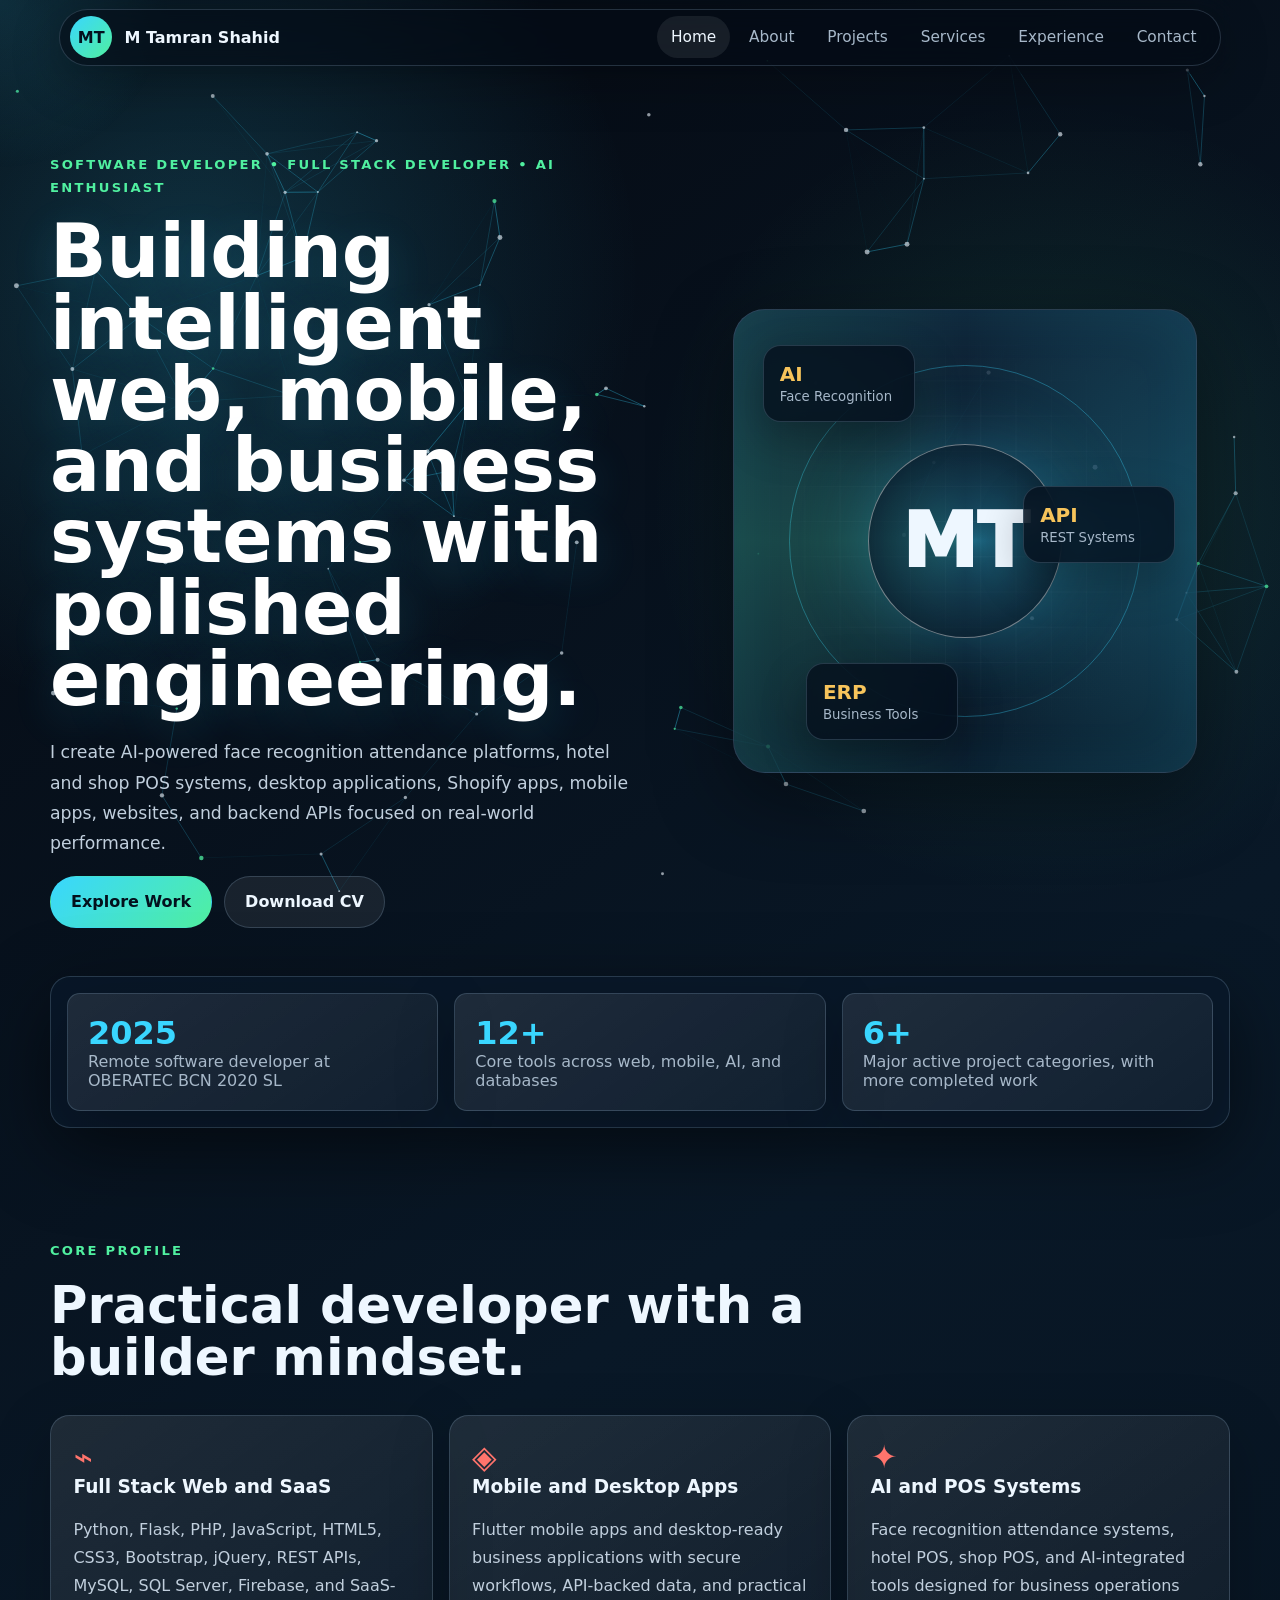
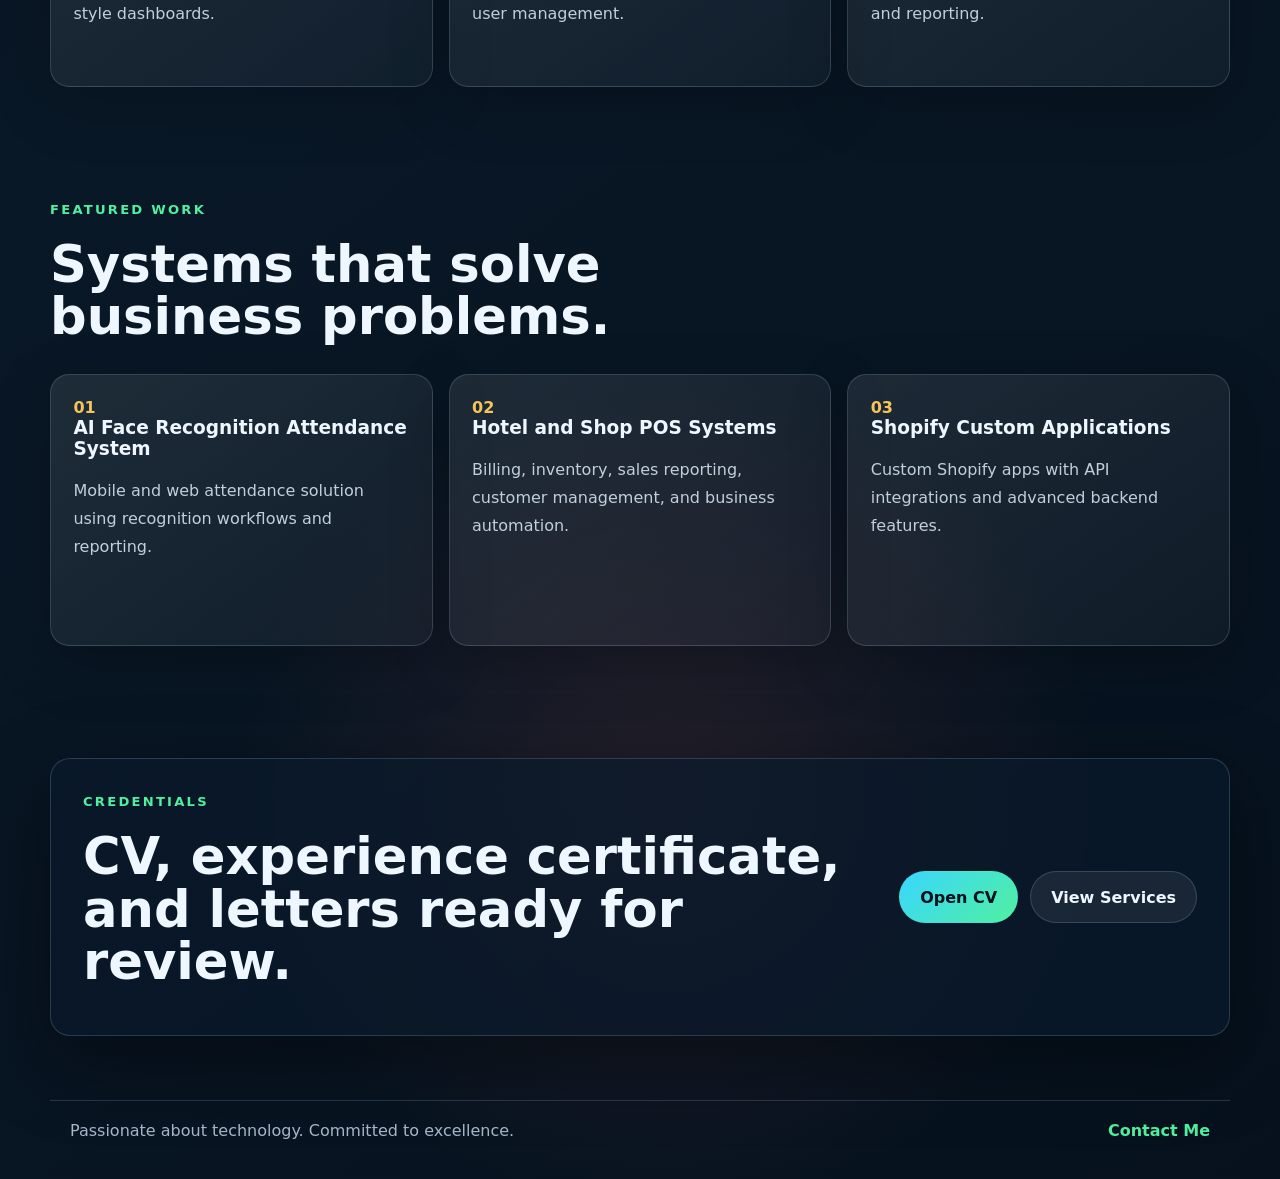
<file: index.html>
<!doctype html>
<html lang="en">
<head>
  <meta charset="utf-8">
  <meta name="viewport" content="width=device-width, initial-scale=1">
  <title>M Tamran Shahid | Software Developer</title>
  <meta name="description" content="Professional portfolio of M Tamran Shahid, Software Developer, Full Stack Developer, and AI enthusiast.">
  <link rel="stylesheet" href="styles.css">
</head>
<body>
  <canvas id="network-bg" aria-hidden="true"></canvas>
  <div class="cursor-glow" aria-hidden="true"></div>
  <header class="site-header">
    <a class="brand" href="index.html"><span>MT</span><strong>M Tamran Shahid</strong></a>
    <button class="nav-toggle" type="button" aria-label="Open navigation" aria-expanded="false">☰</button>
    <nav class="site-nav" aria-label="Primary navigation">
      <a class="active" href="index.html">Home</a>
      <a href="about.html">About</a>
      <a href="projects.html">Projects</a>
      <a href="services.html">Services</a>
      <a href="experience.html">Experience</a>
      <a href="contact.html">Contact</a>
    </nav>
  </header>

  <main>
    <section class="hero section-shell">
      <div class="hero-copy reveal">
        <p class="eyebrow">Software Developer • Full Stack Developer • AI Enthusiast</p>
        <h1><span class="hero-line">Building intelligent web,</span> <span class="hero-line">mobile, and business</span> <span class="hero-line">systems with polished</span> <span class="hero-line">engineering.</span></h1>
        <p class="hero-text">I create AI-powered face recognition attendance platforms, hotel and shop POS systems, desktop applications, Shopify apps, mobile apps, websites, and backend APIs focused on real-world performance.</p>
        <div class="hero-actions">
          <a class="btn primary magnetic" href="projects.html">Explore Work</a>
          <a class="btn secondary magnetic" href="assets/M_Tamran_Shahid_CV.pdf" download>Download CV</a>
        </div>
      </div>
      <div class="hero-visual reveal delay-1" aria-label="Animated technical profile">
        <div class="orbit-card">
          <div class="avatar-ring"><span>MT</span></div>
          <div class="metric m1"><strong>AI</strong><span>Face Recognition</span></div>
          <div class="metric m2"><strong>API</strong><span>REST Systems</span></div>
          <div class="metric m3"><strong>ERP</strong><span>Business Tools</span></div>
          <div class="pulse-grid"></div>
        </div>
      </div>
    </section>

    <section class="stats-strip section-shell reveal">
      <article><strong>2025</strong><span>Remote software developer at OBERATEC BCN 2020 SL</span></article>
      <article><strong>12+</strong><span>Core tools across web, mobile, AI, and databases</span></article>
      <article><strong>6+</strong><span>Major active project categories, with more completed work</span></article>
    </section>

    <section class="section-shell split-section">
      <div class="section-title reveal">
        <p class="eyebrow">Core Profile</p>
        <h2>Practical developer with a builder mindset.</h2>
      </div>
      <div class="feature-grid">
        <article class="feature-card reveal">
          <span class="icon">⌁</span>
          <h3>Full Stack Web and SaaS</h3>
          <p>Python, Flask, PHP, JavaScript, HTML5, CSS3, Bootstrap, jQuery, REST APIs, MySQL, SQL Server, Firebase, and SaaS-style dashboards.</p>
        </article>
        <article class="feature-card reveal delay-1">
          <span class="icon">◈</span>
          <h3>Mobile and Desktop Apps</h3>
          <p>Flutter mobile apps and desktop-ready business applications with secure workflows, API-backed data, and practical user management.</p>
        </article>
        <article class="feature-card reveal delay-2">
          <span class="icon">✦</span>
          <h3>AI and POS Systems</h3>
          <p>Face recognition attendance systems, hotel POS, shop POS, and AI-integrated tools designed for business operations and reporting.</p>
        </article>
      </div>
    </section>

    <section class="section-shell showcase">
      <div class="section-title reveal">
        <p class="eyebrow">Featured Work</p>
        <h2>Systems that solve business problems.</h2>
      </div>
      <div class="showcase-grid">
        <a class="project-tile reveal" href="projects.html#face">
          <span>01</span>
          <h3>AI Face Recognition Attendance System</h3>
          <p>Mobile and web attendance solution using recognition workflows and reporting.</p>
        </a>
        <a class="project-tile reveal delay-1" href="projects.html#erp">
          <span>02</span>
          <h3>Hotel and Shop POS Systems</h3>
          <p>Billing, inventory, sales reporting, customer management, and business automation.</p>
        </a>
        <a class="project-tile reveal delay-2" href="projects.html#shopify">
          <span>03</span>
          <h3>Shopify Custom Applications</h3>
          <p>Custom Shopify apps with API integrations and advanced backend features.</p>
        </a>
      </div>
    </section>

    <section class="section-shell documents-band reveal">
      <div>
        <p class="eyebrow">Credentials</p>
        <h2>CV, experience certificate, and letters ready for review.</h2>
      </div>
      <div class="doc-actions">
        <a class="btn primary" href="assets/M_Tamran_Shahid_CV.pdf" target="_blank" rel="noopener">Open CV</a>
        <a class="btn secondary" href="services.html">View Services</a>
      </div>
    </section>
  </main>

  <footer class="site-footer">
    <span>Passionate about technology. Committed to excellence.</span>
    <a href="contact.html">Contact Me</a>
  </footer>
  <script src="app.js"></script>
</body>
</html>
</file>
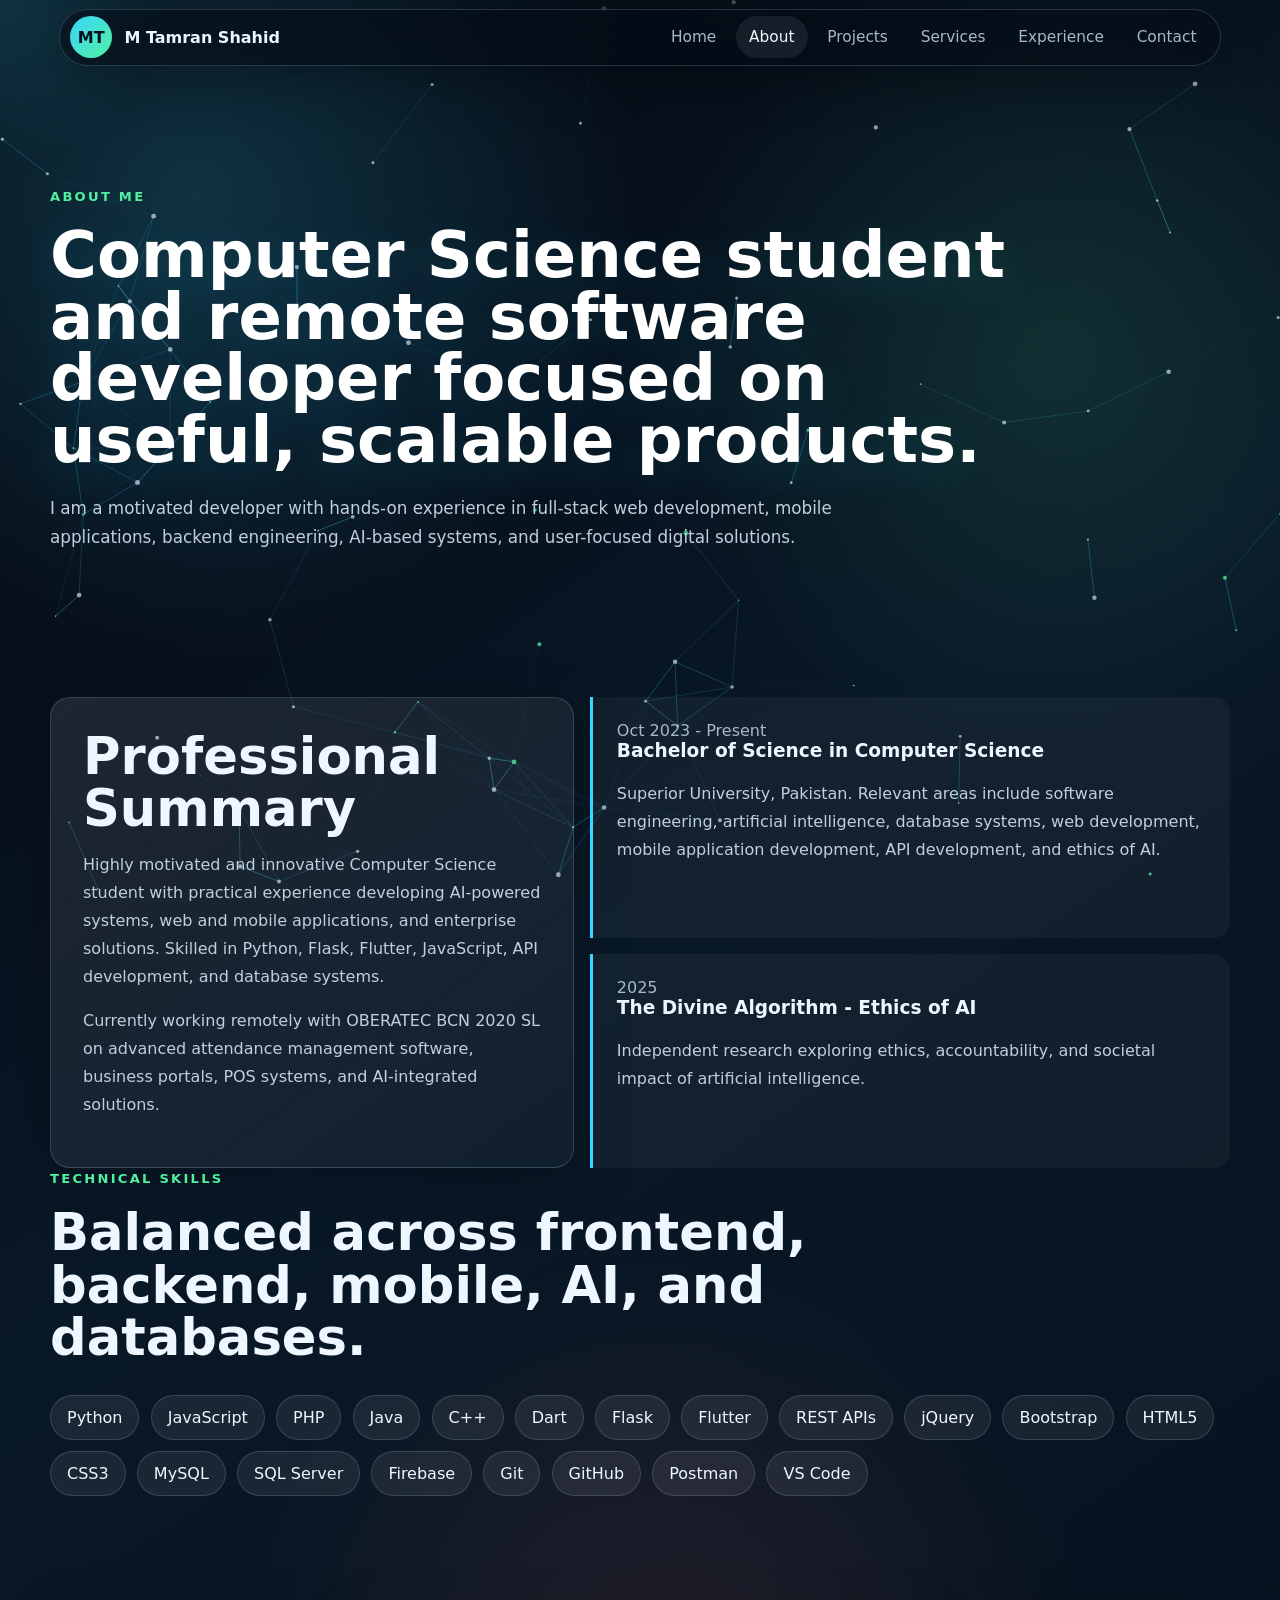
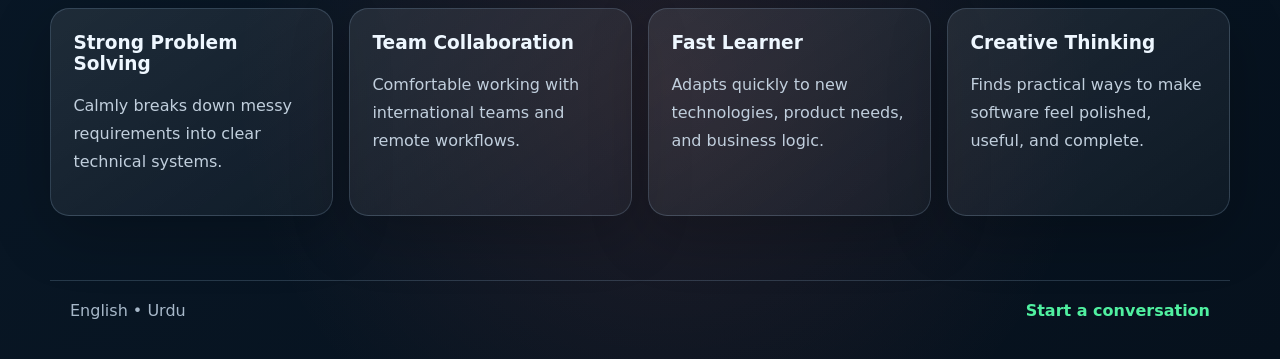
<file: about.html>
<!doctype html>
<html lang="en">
<head>
  <meta charset="utf-8">
  <meta name="viewport" content="width=device-width, initial-scale=1">
  <title>About | M Tamran Shahid</title>
  <link rel="stylesheet" href="styles.css">
</head>
<body>
  <canvas id="network-bg" aria-hidden="true"></canvas>
  <div class="cursor-glow" aria-hidden="true"></div>
  <header class="site-header">
    <a class="brand" href="index.html"><span>MT</span><strong>M Tamran Shahid</strong></a>
    <button class="nav-toggle" type="button" aria-label="Open navigation" aria-expanded="false">☰</button>
    <nav class="site-nav" aria-label="Primary navigation">
      <a href="index.html">Home</a>
      <a class="active" href="about.html">About</a>
      <a href="projects.html">Projects</a>
      <a href="services.html">Services</a>
      <a href="experience.html">Experience</a>
      <a href="contact.html">Contact</a>
    </nav>
  </header>

  <main class="page-main">
    <section class="page-hero section-shell reveal">
      <p class="eyebrow">About Me</p>
      <h1>Computer Science student and remote software developer focused on useful, scalable products.</h1>
      <p>I am a motivated developer with hands-on experience in full-stack web development, mobile applications, backend engineering, AI-based systems, and user-focused digital solutions.</p>
    </section>

    <section class="section-shell about-layout">
      <div class="glass-panel reveal">
        <h2>Professional Summary</h2>
        <p>Highly motivated and innovative Computer Science student with practical experience developing AI-powered systems, web and mobile applications, and enterprise solutions. Skilled in Python, Flask, Flutter, JavaScript, API development, and database systems.</p>
        <p>Currently working remotely with OBERATEC BCN 2020 SL on advanced attendance management software, business portals, POS systems, and AI-integrated solutions.</p>
      </div>
      <div class="timeline reveal delay-1">
        <article>
          <span>Oct 2023 - Present</span>
          <h3>Bachelor of Science in Computer Science</h3>
          <p>Superior University, Pakistan. Relevant areas include software engineering, artificial intelligence, database systems, web development, mobile application development, API development, and ethics of AI.</p>
        </article>
        <article>
          <span>2025</span>
          <h3>The Divine Algorithm - Ethics of AI</h3>
          <p>Independent research exploring ethics, accountability, and societal impact of artificial intelligence.</p>
        </article>
      </div>
    </section>

    <section class="section-shell">
      <div class="section-title reveal">
        <p class="eyebrow">Technical Skills</p>
        <h2>Balanced across frontend, backend, mobile, AI, and databases.</h2>
      </div>
      <div class="skill-cloud reveal">
        <span>Python</span><span>JavaScript</span><span>PHP</span><span>Java</span><span>C++</span><span>Dart</span>
        <span>Flask</span><span>Flutter</span><span>REST APIs</span><span>jQuery</span><span>Bootstrap</span><span>HTML5</span><span>CSS3</span>
        <span>MySQL</span><span>SQL Server</span><span>Firebase</span><span>Git</span><span>GitHub</span><span>Postman</span><span>VS Code</span>
      </div>
    </section>

    <section class="section-shell values-grid">
      <article class="feature-card reveal"><h3>Strong Problem Solving</h3><p>Calmly breaks down messy requirements into clear technical systems.</p></article>
      <article class="feature-card reveal delay-1"><h3>Team Collaboration</h3><p>Comfortable working with international teams and remote workflows.</p></article>
      <article class="feature-card reveal delay-2"><h3>Fast Learner</h3><p>Adapts quickly to new technologies, product needs, and business logic.</p></article>
      <article class="feature-card reveal delay-3"><h3>Creative Thinking</h3><p>Finds practical ways to make software feel polished, useful, and complete.</p></article>
    </section>
  </main>

  <footer class="site-footer"><span>English • Urdu</span><a href="contact.html">Start a conversation</a></footer>
  <script src="app.js"></script>
</body>
</html>
</file>
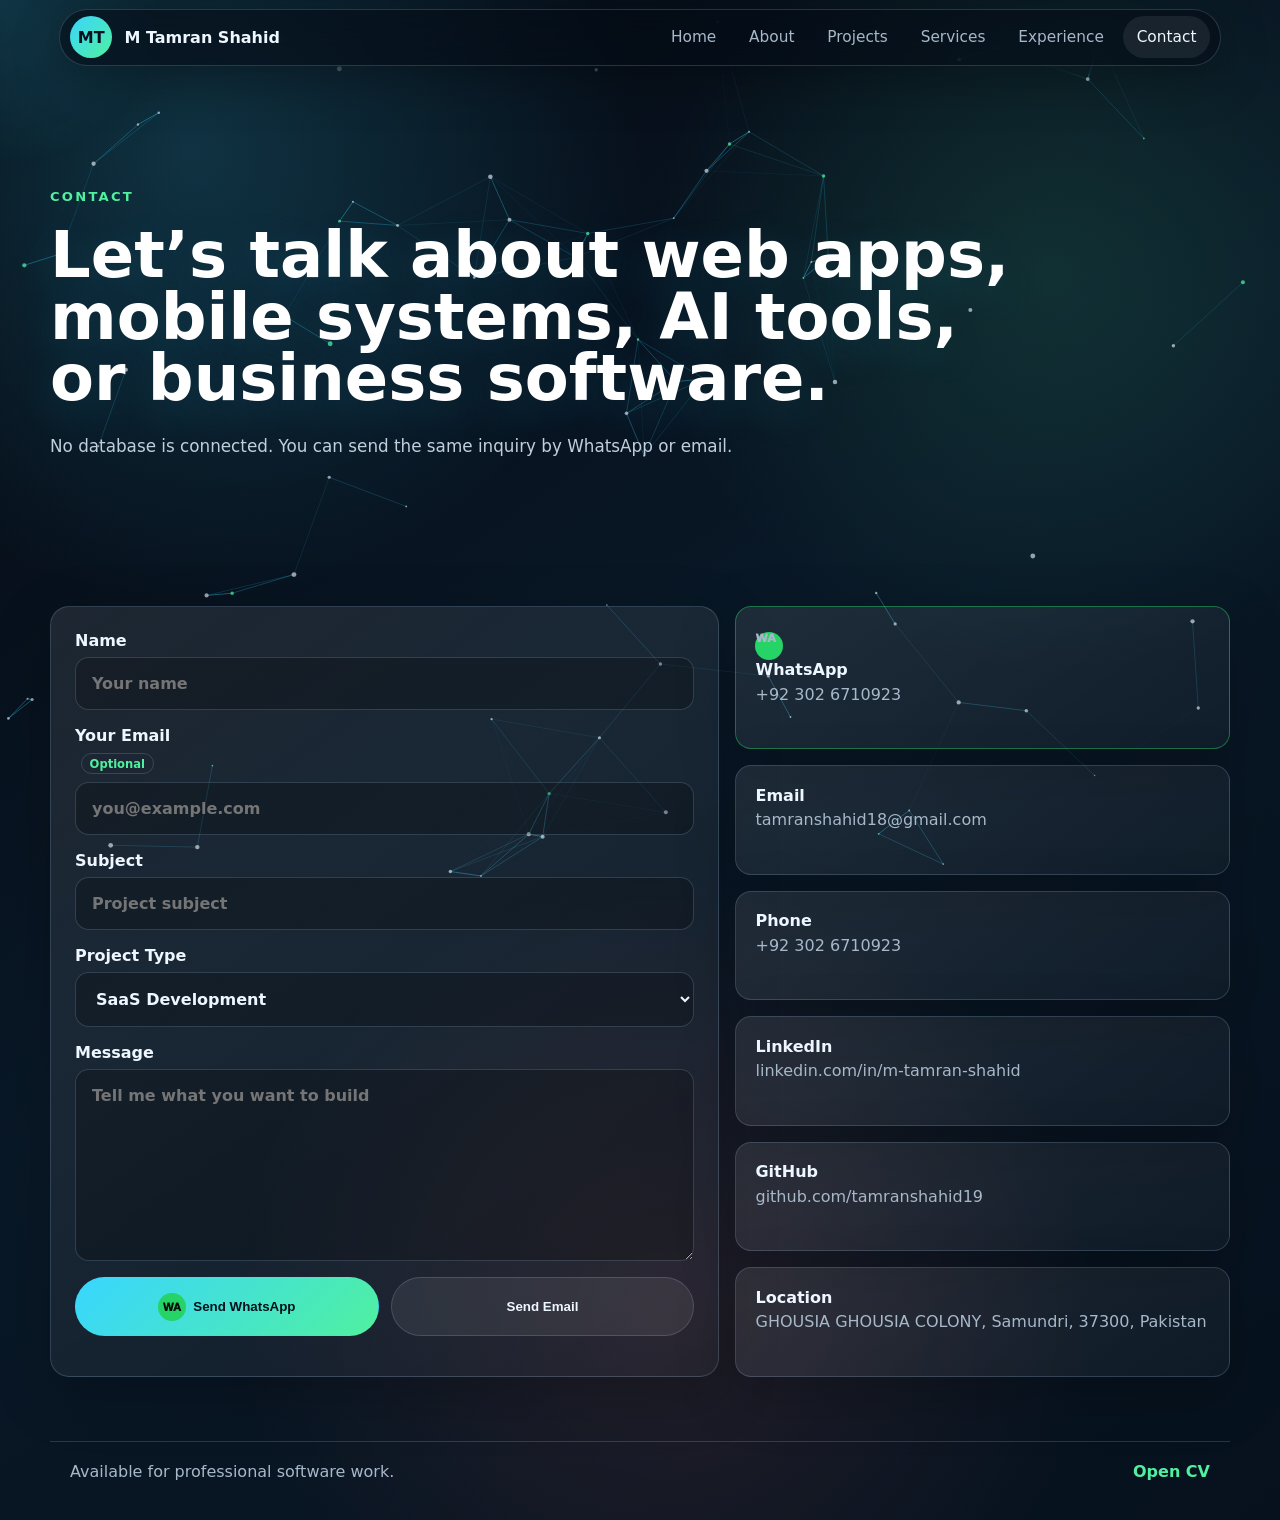
<file: contact.html>
<!doctype html>
<html lang="en">
<head>
  <meta charset="utf-8">
  <meta name="viewport" content="width=device-width, initial-scale=1">
  <title>Contact | M Tamran Shahid</title>
  <link rel="stylesheet" href="styles.css">
</head>
<body>
  <canvas id="network-bg" aria-hidden="true"></canvas>
  <div class="cursor-glow" aria-hidden="true"></div>
  <header class="site-header">
    <a class="brand" href="index.html"><span>MT</span><strong>M Tamran Shahid</strong></a>
    <button class="nav-toggle" type="button" aria-label="Open navigation" aria-expanded="false">☰</button>
    <nav class="site-nav" aria-label="Primary navigation">
      <a href="index.html">Home</a>
      <a href="about.html">About</a>
      <a href="projects.html">Projects</a>
      <a href="services.html">Services</a>
      <a href="experience.html">Experience</a>
      <a class="active" href="contact.html">Contact</a>
    </nav>
  </header>

  <main class="page-main">
    <section class="page-hero section-shell reveal">
      <p class="eyebrow">Contact</p>
      <h1>Let’s talk about web apps, mobile systems, AI tools, or business software.</h1>
      <p>No database is connected. You can send the same inquiry by WhatsApp or email.</p>
    </section>

    <section class="section-shell contact-layout">
      <form class="contact-form reveal" id="contact-form">
        <label>Name<input name="name" required placeholder="Your name"></label>
        <label>Your Email <span class="optional">Optional</span><input type="email" name="email" placeholder="you@example.com"></label>
        <label>Subject<input name="subject" required placeholder="Project subject"></label>
        <label>Project Type<select name="type"><option>SaaS Development</option><option>Any Custom Software</option><option>Full Stack Website</option><option>Mobile App</option><option>Web and Mobile Integration</option><option>AI Face Recognition System</option><option>Hotel / Shop POS</option><option>Desktop Application</option><option>Shopify App</option></select></label>
        <label>Message<textarea name="message" required placeholder="Tell me what you want to build"></textarea></label>
        <div class="contact-actions">
          <button class="btn primary magnetic" type="submit" name="action" value="whatsapp"><span class="wa-icon" aria-hidden="true">WA</span> Send WhatsApp</button>
          <button class="btn secondary magnetic" type="submit" name="action" value="email">Send Email</button>
        </div>
        <p class="form-note" role="status"></p>
      </form>
      <aside class="contact-cards reveal delay-1">
        <a class="whatsapp-card" href="https://wa.me/923026710923?text=Assalam%20o%20Alaikum%20Tamran,%20I%20visited%20your%20website%20and%20want%20to%20discuss%20a%20project." target="_blank" rel="noopener"><strong><span class="wa-icon" aria-hidden="true">WA</span> WhatsApp</strong><span>+92 302 6710923</span></a>
        <a href="mailto:tamranshahid18@gmail.com"><strong>Email</strong><span>tamranshahid18@gmail.com</span></a>
        <a href="tel:+923026710923"><strong>Phone</strong><span>+92 302 6710923</span></a>
        <a href="https://linkedin.com/in/m-tamran-shahid" target="_blank" rel="noopener"><strong>LinkedIn</strong><span>linkedin.com/in/m-tamran-shahid</span></a>
        <a href="https://github.com/tamranshahid19" target="_blank" rel="noopener"><strong>GitHub</strong><span>github.com/tamranshahid19</span></a>
        <div><strong>Location</strong><span>GHOUSIA GHOUSIA COLONY, Samundri, 37300, Pakistan</span></div>
      </aside>
    </section>
  </main>

  <footer class="site-footer"><span>Available for professional software work.</span><a href="assets/M_Tamran_Shahid_CV.pdf" target="_blank" rel="noopener">Open CV</a></footer>
  <script src="app.js"></script>
</body>
</html>
</file>
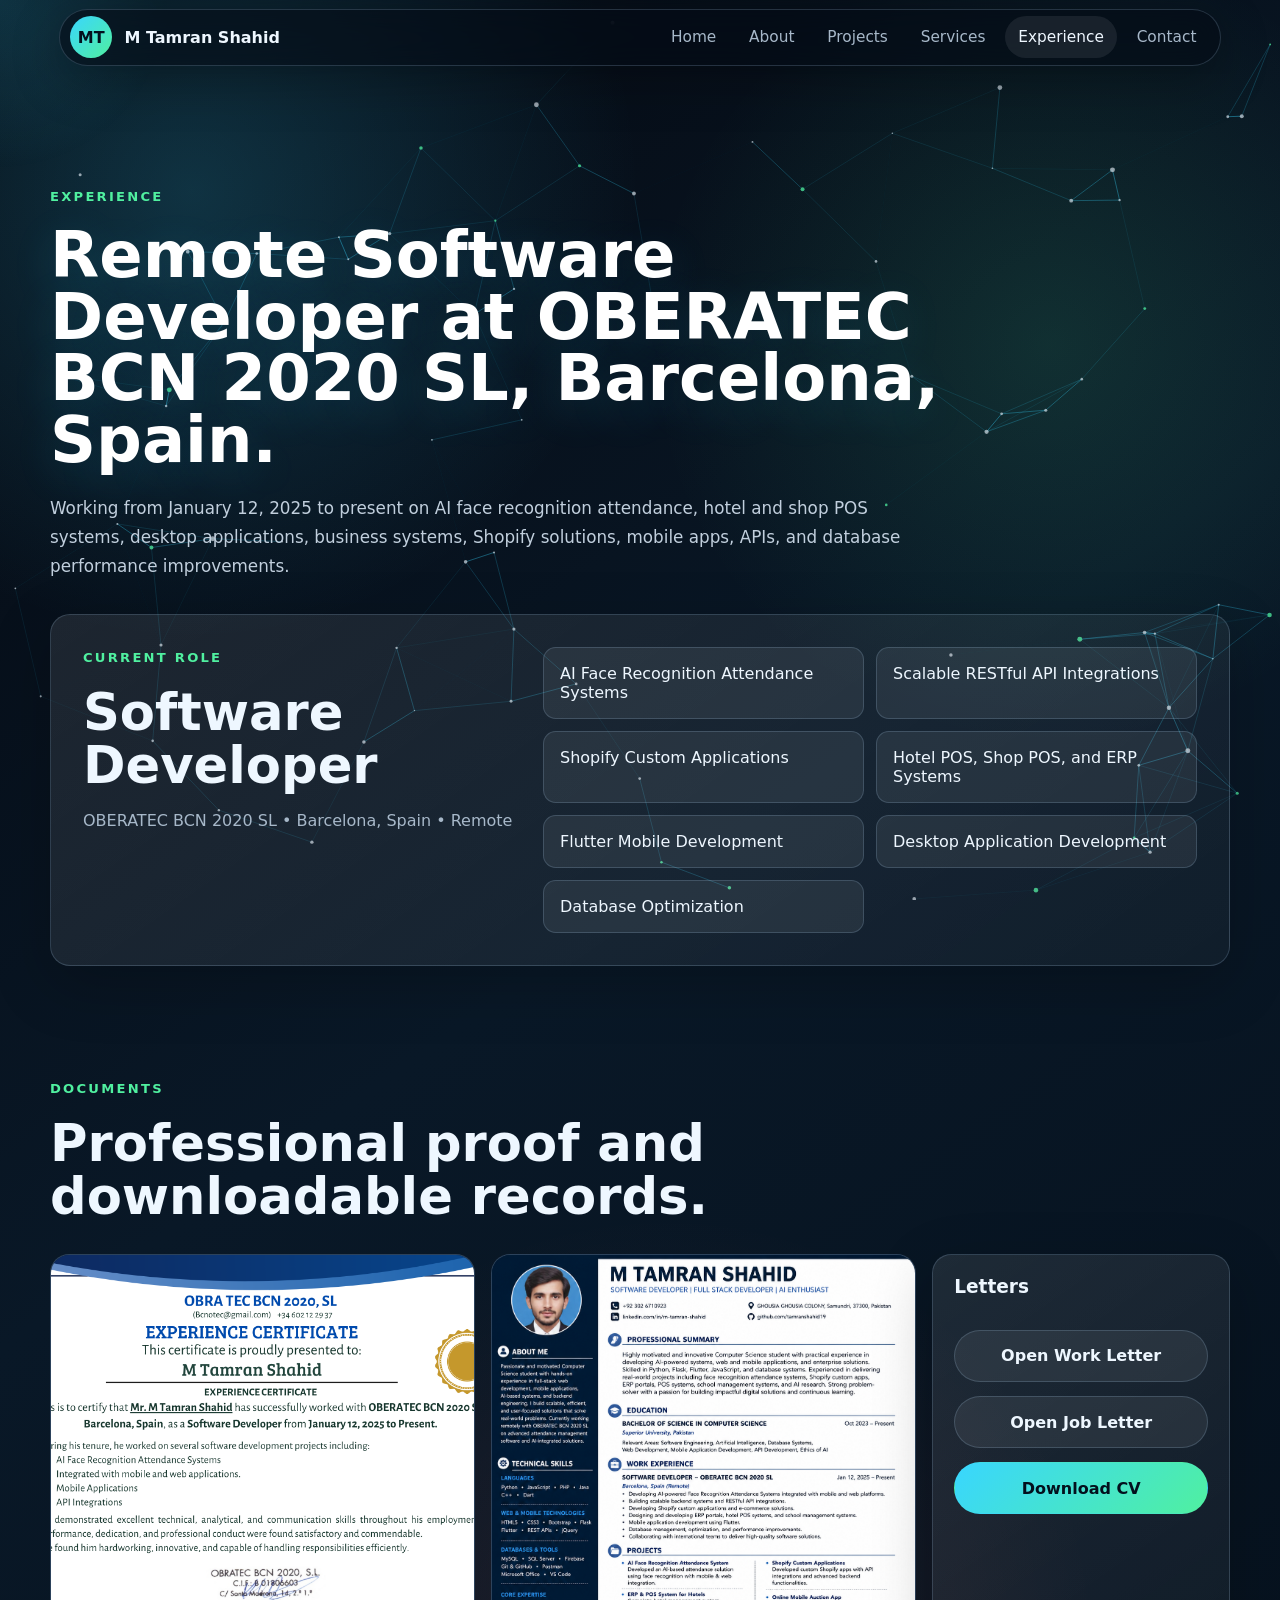
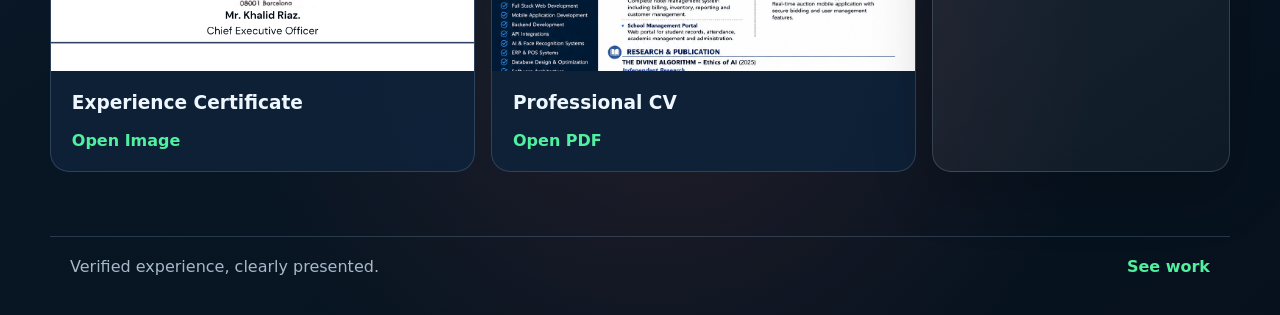
<file: experience.html>
<!doctype html>
<html lang="en">
<head>
  <meta charset="utf-8">
  <meta name="viewport" content="width=device-width, initial-scale=1">
  <title>Experience | M Tamran Shahid</title>
  <link rel="stylesheet" href="styles.css">
</head>
<body>
  <canvas id="network-bg" aria-hidden="true"></canvas>
  <div class="cursor-glow" aria-hidden="true"></div>
  <header class="site-header">
    <a class="brand" href="index.html"><span>MT</span><strong>M Tamran Shahid</strong></a>
    <button class="nav-toggle" type="button" aria-label="Open navigation" aria-expanded="false">☰</button>
    <nav class="site-nav" aria-label="Primary navigation">
      <a href="index.html">Home</a>
      <a href="about.html">About</a>
      <a href="projects.html">Projects</a>
      <a href="services.html">Services</a>
      <a class="active" href="experience.html">Experience</a>
      <a href="contact.html">Contact</a>
    </nav>
  </header>

  <main class="page-main">
    <section class="page-hero section-shell reveal">
      <p class="eyebrow">Experience</p>
      <h1>Remote Software Developer at OBERATEC BCN 2020 SL, Barcelona, Spain.</h1>
      <p>Working from January 12, 2025 to present on AI face recognition attendance, hotel and shop POS systems, desktop applications, business systems, Shopify solutions, mobile apps, APIs, and database performance improvements.</p>
    </section>

    <section class="section-shell experience-panel reveal">
      <div>
        <p class="eyebrow">Current Role</p>
        <h2>Software Developer</h2>
        <p class="muted">OBERATEC BCN 2020 SL • Barcelona, Spain • Remote</p>
      </div>
      <div class="responsibility-grid">
        <span>AI Face Recognition Attendance Systems</span>
        <span>Scalable RESTful API Integrations</span>
        <span>Shopify Custom Applications</span>
        <span>Hotel POS, Shop POS, and ERP Systems</span>
        <span>Flutter Mobile Development</span>
        <span>Desktop Application Development</span>
        <span>Database Optimization</span>
      </div>
    </section>

    <section id="documents" class="section-shell documents">
      <div class="section-title reveal">
        <p class="eyebrow">Documents</p>
        <h2>Professional proof and downloadable records.</h2>
      </div>
      <div class="doc-grid">
        <article class="document-card reveal">
          <img src="assets/experience-certificate.png" alt="Experience certificate from OBERATEC BCN 2020 SL">
          <div><h3>Experience Certificate</h3><a href="assets/experience-certificate.png" target="_blank" rel="noopener">Open Image</a></div>
        </article>
        <article class="document-card reveal delay-1">
          <img src="assets/profile-cv.png" alt="Professional CV preview">
          <div><h3>Professional CV</h3><a href="assets/M_Tamran_Shahid_CV.pdf" target="_blank" rel="noopener">Open PDF</a></div>
        </article>
        <article class="download-stack reveal delay-2">
          <h3>Letters</h3>
          <a class="btn secondary" href="assets/work-letter.pdf" target="_blank" rel="noopener">Open Work Letter</a>
          <a class="btn secondary" href="assets/job-letter.pdf" target="_blank" rel="noopener">Open Job Letter</a>
          <a class="btn primary" href="assets/M_Tamran_Shahid_CV.pdf" download>Download CV</a>
        </article>
      </div>
    </section>
  </main>

  <footer class="site-footer"><span>Verified experience, clearly presented.</span><a href="projects.html">See work</a></footer>
  <script src="app.js"></script>
</body>
</html>
</file>
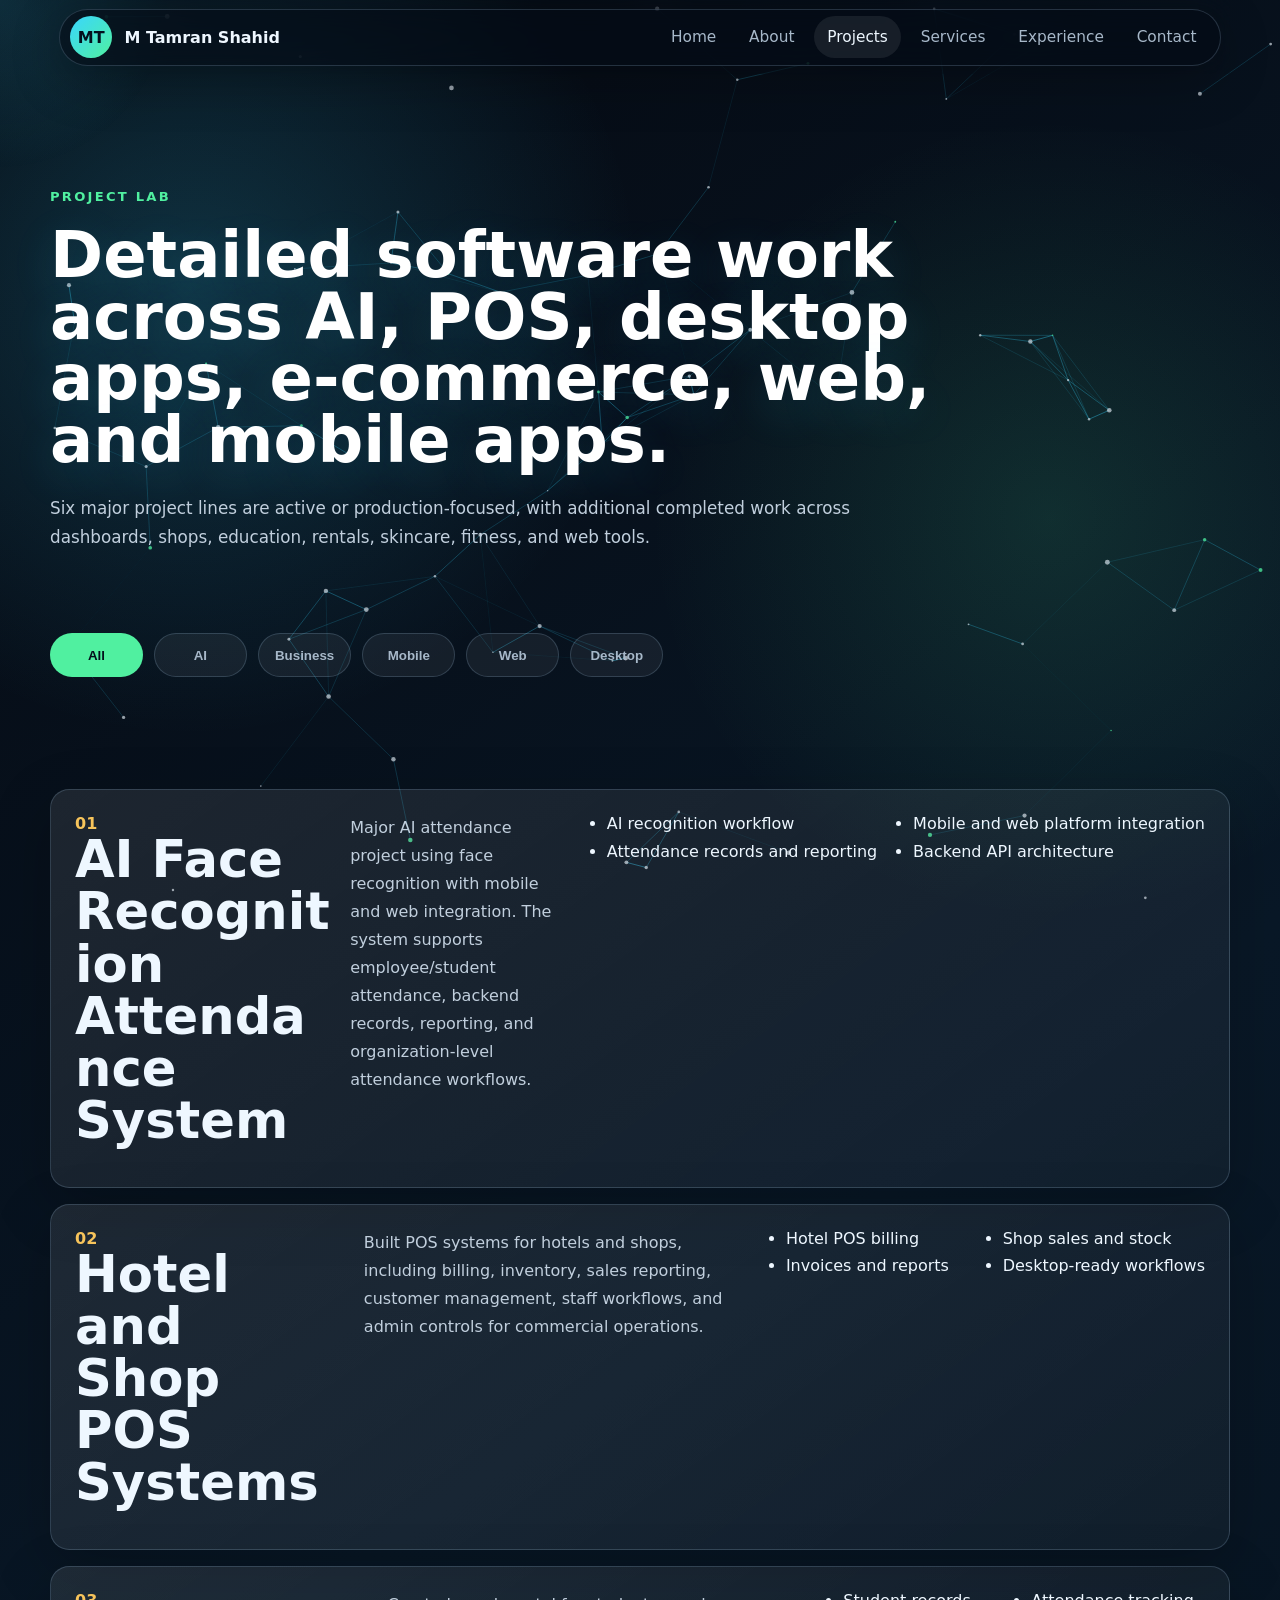
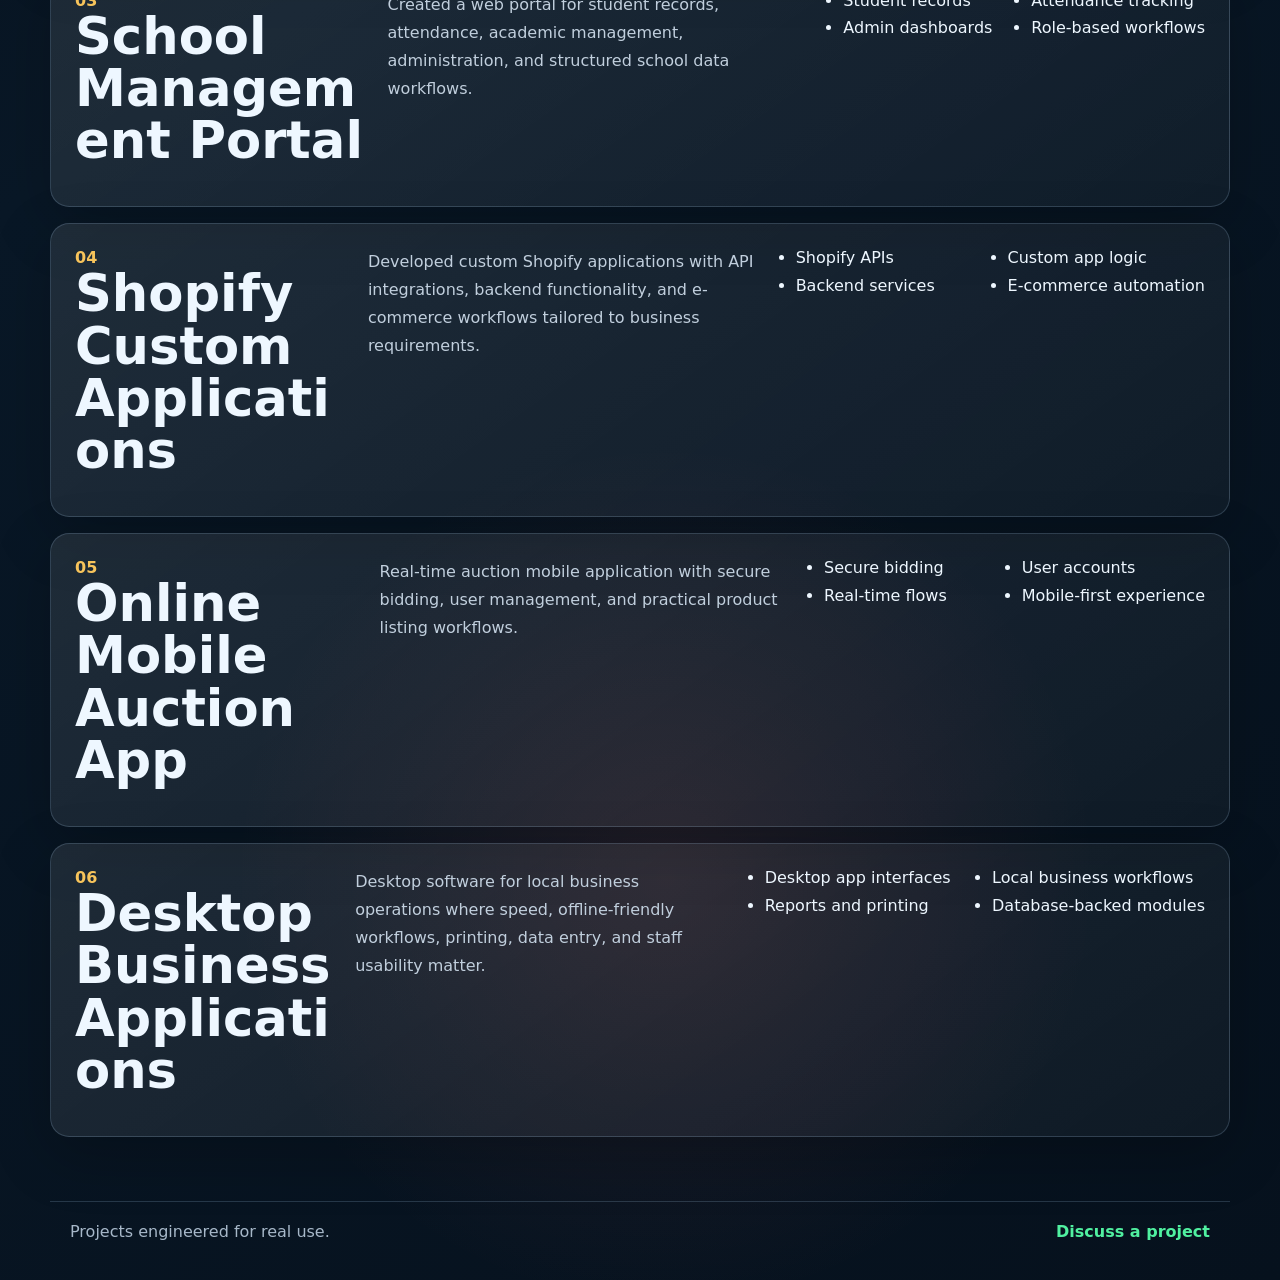
<file: projects.html>
<!doctype html>
<html lang="en">
<head>
  <meta charset="utf-8">
  <meta name="viewport" content="width=device-width, initial-scale=1">
  <title>Projects | M Tamran Shahid</title>
  <link rel="stylesheet" href="styles.css">
</head>
<body>
  <canvas id="network-bg" aria-hidden="true"></canvas>
  <div class="cursor-glow" aria-hidden="true"></div>
  <header class="site-header">
    <a class="brand" href="index.html"><span>MT</span><strong>M Tamran Shahid</strong></a>
    <button class="nav-toggle" type="button" aria-label="Open navigation" aria-expanded="false">☰</button>
    <nav class="site-nav" aria-label="Primary navigation">
      <a href="index.html">Home</a>
      <a href="about.html">About</a>
      <a class="active" href="projects.html">Projects</a>
      <a href="services.html">Services</a>
      <a href="experience.html">Experience</a>
      <a href="contact.html">Contact</a>
    </nav>
  </header>

  <main class="page-main">
    <section class="page-hero section-shell reveal">
      <p class="eyebrow">Project Lab</p>
      <h1>Detailed software work across AI, POS, desktop apps, e-commerce, web, and mobile apps.</h1>
      <p>Six major project lines are active or production-focused, with additional completed work across dashboards, shops, education, rentals, skincare, fitness, and web tools.</p>
    </section>

    <section class="section-shell filter-bar reveal" aria-label="Project filters">
      <button class="filter-btn active" data-filter="all">All</button>
      <button class="filter-btn" data-filter="ai">AI</button>
      <button class="filter-btn" data-filter="business">Business</button>
      <button class="filter-btn" data-filter="mobile">Mobile</button>
      <button class="filter-btn" data-filter="web">Web</button>
      <button class="filter-btn" data-filter="desktop">Desktop</button>
    </section>

    <section class="section-shell project-list">
      <article id="face" class="project-detail reveal" data-category="ai web mobile">
        <div><span class="project-number">01</span><h2>AI Face Recognition Attendance System</h2></div>
        <p>Major AI attendance project using face recognition with mobile and web integration. The system supports employee/student attendance, backend records, reporting, and organization-level attendance workflows.</p>
        <ul><li>AI recognition workflow</li><li>Mobile and web platform integration</li><li>Attendance records and reporting</li><li>Backend API architecture</li></ul>
      </article>
      <article id="erp" class="project-detail reveal" data-category="business web desktop">
        <div><span class="project-number">02</span><h2>Hotel and Shop POS Systems</h2></div>
        <p>Built POS systems for hotels and shops, including billing, inventory, sales reporting, customer management, staff workflows, and admin controls for commercial operations.</p>
        <ul><li>Hotel POS billing</li><li>Shop sales and stock</li><li>Invoices and reports</li><li>Desktop-ready workflows</li></ul>
      </article>
      <article id="school" class="project-detail reveal" data-category="business web">
        <div><span class="project-number">03</span><h2>School Management Portal</h2></div>
        <p>Created a web portal for student records, attendance, academic management, administration, and structured school data workflows.</p>
        <ul><li>Student records</li><li>Attendance tracking</li><li>Admin dashboards</li><li>Role-based workflows</li></ul>
      </article>
      <article id="shopify" class="project-detail reveal" data-category="web business">
        <div><span class="project-number">04</span><h2>Shopify Custom Applications</h2></div>
        <p>Developed custom Shopify applications with API integrations, backend functionality, and e-commerce workflows tailored to business requirements.</p>
        <ul><li>Shopify APIs</li><li>Custom app logic</li><li>Backend services</li><li>E-commerce automation</li></ul>
      </article>
      <article id="auction" class="project-detail reveal" data-category="mobile">
        <div><span class="project-number">05</span><h2>Online Mobile Auction App</h2></div>
        <p>Real-time auction mobile application with secure bidding, user management, and practical product listing workflows.</p>
        <ul><li>Secure bidding</li><li>User accounts</li><li>Real-time flows</li><li>Mobile-first experience</li></ul>
      </article>
      <article id="desktop" class="project-detail reveal" data-category="desktop business">
        <div><span class="project-number">06</span><h2>Desktop Business Applications</h2></div>
        <p>Desktop software for local business operations where speed, offline-friendly workflows, printing, data entry, and staff usability matter.</p>
        <ul><li>Desktop app interfaces</li><li>Local business workflows</li><li>Reports and printing</li><li>Database-backed modules</li></ul>
      </article>
    </section>
  </main>

  <footer class="site-footer"><span>Projects engineered for real use.</span><a href="contact.html">Discuss a project</a></footer>
  <script src="app.js"></script>
</body>
</html>
</file>
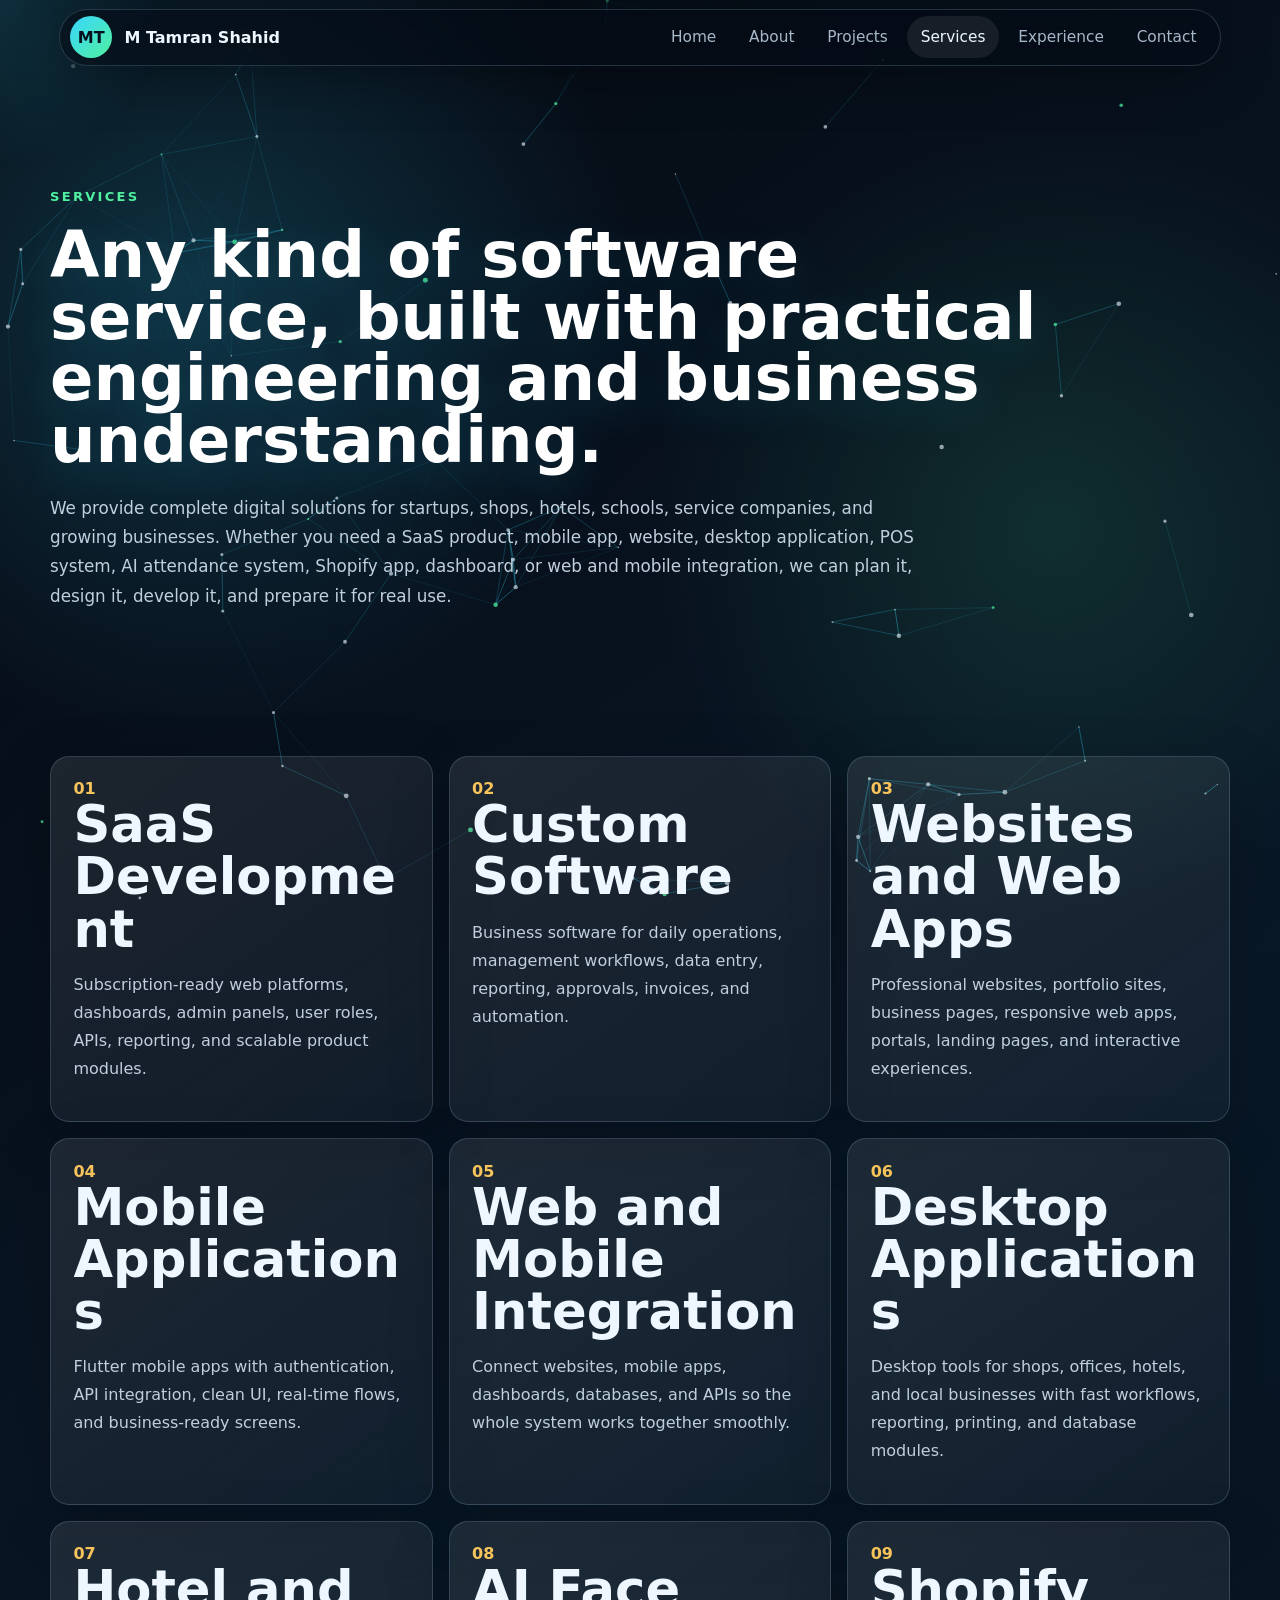
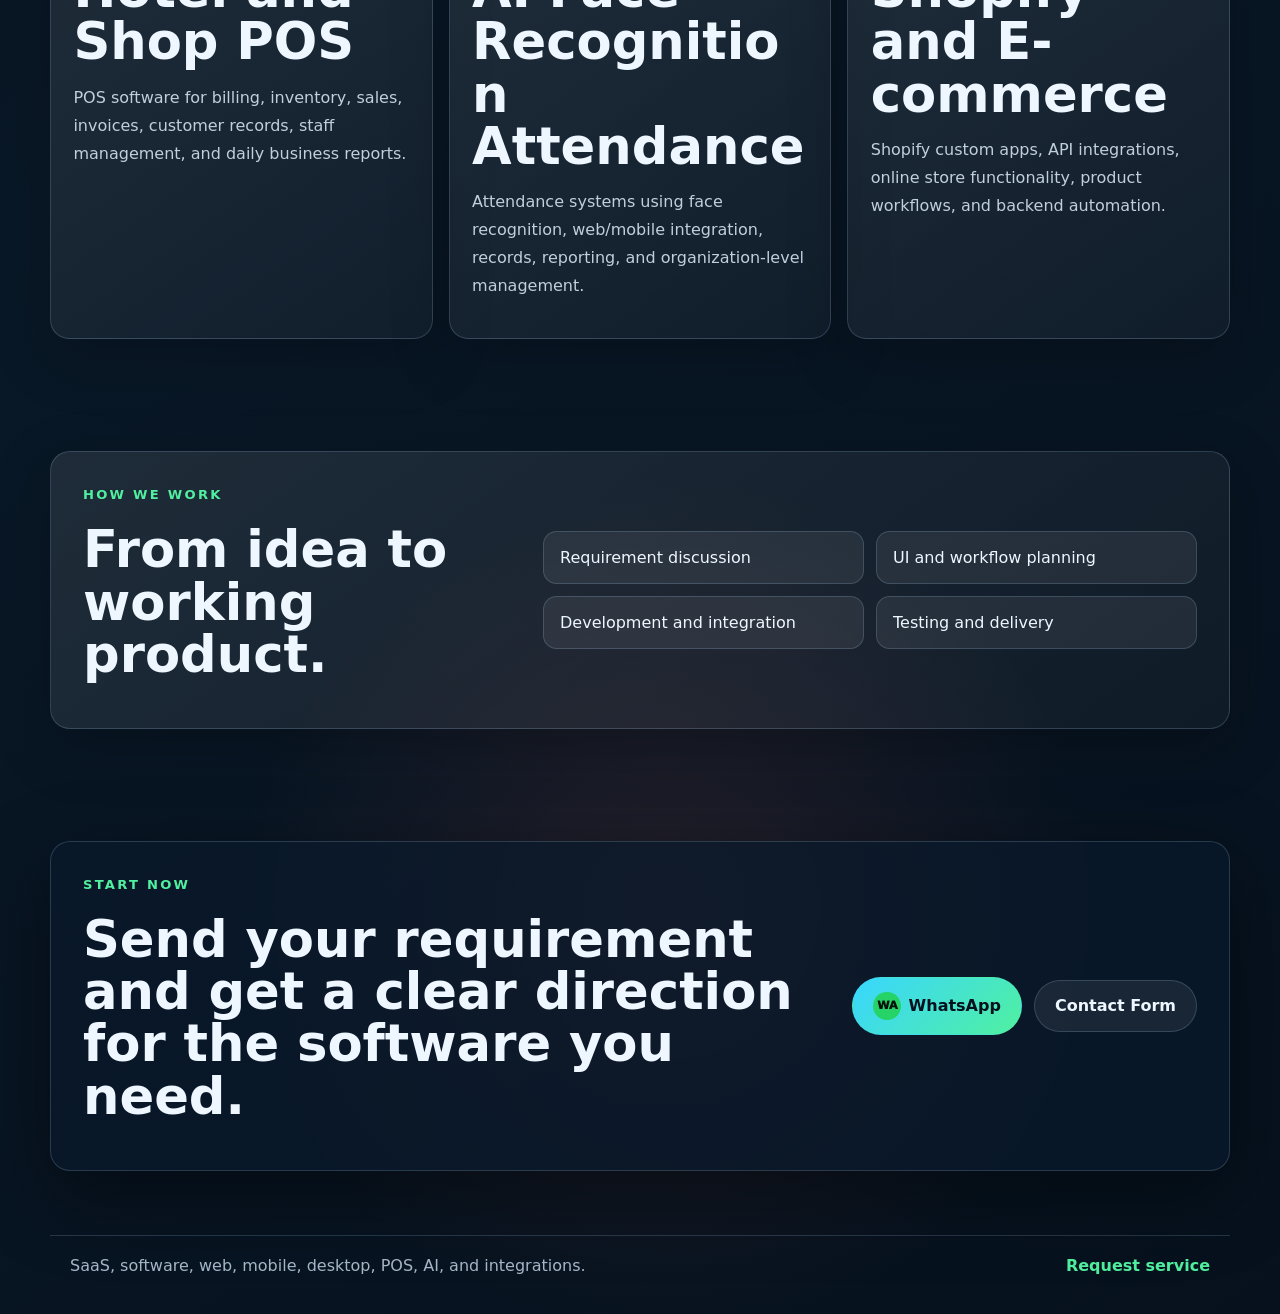
<file: services.html>
<!doctype html>
<html lang="en">
<head>
  <meta charset="utf-8">
  <meta name="viewport" content="width=device-width, initial-scale=1">
  <title>Services | M Tamran Shahid</title>
  <link rel="stylesheet" href="styles.css">
</head>
<body>
  <canvas id="network-bg" aria-hidden="true"></canvas>
  <div class="cursor-glow" aria-hidden="true"></div>
  <header class="site-header">
    <a class="brand" href="index.html"><span>MT</span><strong>M Tamran Shahid</strong></a>
    <button class="nav-toggle" type="button" aria-label="Open navigation" aria-expanded="false">☰</button>
    <nav class="site-nav" aria-label="Primary navigation">
      <a href="index.html">Home</a>
      <a href="about.html">About</a>
      <a href="projects.html">Projects</a>
      <a class="active" href="services.html">Services</a>
      <a href="experience.html">Experience</a>
      <a href="contact.html">Contact</a>
    </nav>
  </header>

  <main class="page-main">
    <section class="page-hero section-shell reveal">
      <p class="eyebrow">Services</p>
      <h1>Any kind of software service, built with practical engineering and business understanding.</h1>
      <p>We provide complete digital solutions for startups, shops, hotels, schools, service companies, and growing businesses. Whether you need a SaaS product, mobile app, website, desktop application, POS system, AI attendance system, Shopify app, dashboard, or web and mobile integration, we can plan it, design it, develop it, and prepare it for real use.</p>
    </section>

    <section class="section-shell service-grid">
      <article class="service-card reveal">
        <span>01</span>
        <h2>SaaS Development</h2>
        <p>Subscription-ready web platforms, dashboards, admin panels, user roles, APIs, reporting, and scalable product modules.</p>
      </article>
      <article class="service-card reveal delay-1">
        <span>02</span>
        <h2>Custom Software</h2>
        <p>Business software for daily operations, management workflows, data entry, reporting, approvals, invoices, and automation.</p>
      </article>
      <article class="service-card reveal delay-2">
        <span>03</span>
        <h2>Websites and Web Apps</h2>
        <p>Professional websites, portfolio sites, business pages, responsive web apps, portals, landing pages, and interactive experiences.</p>
      </article>
      <article class="service-card reveal">
        <span>04</span>
        <h2>Mobile Applications</h2>
        <p>Flutter mobile apps with authentication, API integration, clean UI, real-time flows, and business-ready screens.</p>
      </article>
      <article class="service-card reveal delay-1">
        <span>05</span>
        <h2>Web and Mobile Integration</h2>
        <p>Connect websites, mobile apps, dashboards, databases, and APIs so the whole system works together smoothly.</p>
      </article>
      <article class="service-card reveal delay-2">
        <span>06</span>
        <h2>Desktop Applications</h2>
        <p>Desktop tools for shops, offices, hotels, and local businesses with fast workflows, reporting, printing, and database modules.</p>
      </article>
      <article class="service-card reveal">
        <span>07</span>
        <h2>Hotel and Shop POS</h2>
        <p>POS software for billing, inventory, sales, invoices, customer records, staff management, and daily business reports.</p>
      </article>
      <article class="service-card reveal delay-1">
        <span>08</span>
        <h2>AI Face Recognition Attendance</h2>
        <p>Attendance systems using face recognition, web/mobile integration, records, reporting, and organization-level management.</p>
      </article>
      <article class="service-card reveal delay-2">
        <span>09</span>
        <h2>Shopify and E-commerce</h2>
        <p>Shopify custom apps, API integrations, online store functionality, product workflows, and backend automation.</p>
      </article>
    </section>

    <section class="section-shell process-band reveal">
      <div>
        <p class="eyebrow">How We Work</p>
        <h2>From idea to working product.</h2>
      </div>
      <div class="process-steps">
        <span>Requirement discussion</span>
        <span>UI and workflow planning</span>
        <span>Development and integration</span>
        <span>Testing and delivery</span>
      </div>
    </section>

    <section class="section-shell documents-band reveal">
      <div>
        <p class="eyebrow">Start Now</p>
        <h2>Send your requirement and get a clear direction for the software you need.</h2>
      </div>
      <div class="doc-actions">
        <a class="btn primary" href="https://wa.me/923026710923?text=Assalam%20o%20Alaikum%20Tamran,%20I%20need%20a%20software%20service." target="_blank" rel="noopener"><span class="wa-icon" aria-hidden="true">WA</span> WhatsApp</a>
        <a class="btn secondary" href="contact.html">Contact Form</a>
      </div>
    </section>
  </main>

  <footer class="site-footer"><span>SaaS, software, web, mobile, desktop, POS, AI, and integrations.</span><a href="contact.html">Request service</a></footer>
  <script src="app.js"></script>
</body>
</html>
</file>
<file: styles.css>
:root {
  --ink: #eef7ff;
  --muted: #a7b8c9;
  --navy: #07111f;
  --panel: rgba(11, 25, 43, .72);
  --panel-strong: rgba(15, 34, 57, .92);
  --line: rgba(185, 219, 255, .18);
  --cyan: #39d6ff;
  --green: #50f0a0;
  --gold: #f7c45b;
  --coral: #ff746c;
  --shadow: 0 24px 80px rgba(0, 0, 0, .42);
  font-family: Inter, ui-sans-serif, system-ui, -apple-system, BlinkMacSystemFont, "Segoe UI", sans-serif;
}

* { box-sizing: border-box; }
html { scroll-behavior: smooth; }
body {
  margin: 0;
  color: var(--ink);
  background:
    radial-gradient(circle at 15% 10%, rgba(57, 214, 255, .19), transparent 28rem),
    radial-gradient(circle at 82% 18%, rgba(80, 240, 160, .12), transparent 25rem),
    radial-gradient(circle at 52% 86%, rgba(255, 116, 108, .11), transparent 27rem),
    linear-gradient(145deg, #050911, #091827 48%, #06111d);
  min-height: 100vh;
  overflow-x: hidden;
  text-rendering: optimizeLegibility;
}

a { color: inherit; text-decoration: none; }
img { max-width: 100%; display: block; }
button, input, select, textarea { max-width: 100%; }
h1, h2, h3, p, a, span, li, strong { overflow-wrap: anywhere; }

#network-bg {
  position: fixed;
  inset: 0;
  width: 100%;
  height: 100%;
  z-index: -2;
  opacity: .85;
}

.cursor-glow {
  position: fixed;
  width: 22rem;
  height: 22rem;
  border-radius: 50%;
  pointer-events: none;
  background: radial-gradient(circle, rgba(57,214,255,.14), transparent 68%);
  transform: translate(-50%, -50%);
  z-index: -1;
}

.site-header {
  position: sticky;
  top: 0;
  z-index: 20;
  display: flex;
  align-items: center;
  justify-content: space-between;
  gap: 1rem;
  max-width: 1180px;
  width: min(1180px, calc(100% - 2rem));
  margin: 0 auto;
  padding: 1rem 1.25rem;
  backdrop-filter: blur(18px);
  -webkit-backdrop-filter: blur(18px);
}

.site-header::before {
  content: "";
  position: absolute;
  inset: .55rem;
  border: 1px solid var(--line);
  background: rgba(5, 12, 22, .58);
  border-radius: 999px;
  z-index: -1;
  box-shadow: 0 14px 50px rgba(0,0,0,.25);
}

.brand, .site-nav, .hero-actions, .doc-actions { display: flex; align-items: center; gap: .75rem; }
.brand span {
  display: grid;
  place-items: center;
  width: 2.65rem;
  height: 2.65rem;
  border-radius: 50%;
  background: linear-gradient(135deg, var(--cyan), var(--green));
  color: #03101d;
  font-weight: 900;
}

.brand strong { letter-spacing: 0; }
.brand { min-width: 0; }
.brand strong {
  white-space: nowrap;
  overflow: hidden;
  text-overflow: ellipsis;
}
.site-nav { gap: .35rem; }
.site-nav a {
  padding: .75rem .85rem;
  border-radius: 999px;
  color: var(--muted);
  font-size: .96rem;
  transition: .25s ease;
}
.site-nav a:hover, .site-nav a.active {
  color: var(--ink);
  background: rgba(255,255,255,.08);
}

.nav-toggle {
  display: none;
  width: 2.75rem;
  height: 2.75rem;
  border: 1px solid var(--line);
  border-radius: 50%;
  background: rgba(255,255,255,.06);
  color: var(--ink);
  font-size: 1.25rem;
}

.section-shell {
  width: min(1180px, calc(100% - 2rem));
  margin: 0 auto;
}

.hero {
  min-height: calc(100svh - 5.5rem);
  display: grid;
  grid-template-columns: minmax(0, 1.05fr) minmax(20rem, .95fr);
  align-items: center;
  gap: clamp(2rem, 5vw, 5rem);
  padding: 5rem 0 3rem;
}

.eyebrow {
  margin: 0 0 1rem;
  color: var(--green);
  font-size: .82rem;
  font-weight: 800;
  letter-spacing: .14rem;
  text-transform: uppercase;
}

h1, h2, h3, p { margin-top: 0; }
h1 {
  color: #ffffff;
  font-size: clamp(2.45rem, 5.8vw, 5.45rem);
  line-height: .96;
  letter-spacing: 0;
  margin-bottom: 1.4rem;
  text-shadow: 0 12px 45px rgba(57, 214, 255, .16);
}
h2 {
  font-size: clamp(1.8rem, 4vw, 3.35rem);
  line-height: 1.02;
  margin-bottom: 1rem;
}
h3 { font-size: 1.16rem; }
p { color: #c1cfdd; line-height: 1.75; }
.hero-text { max-width: 46rem; font-size: 1.08rem; }

.btn {
  display: inline-flex;
  align-items: center;
  justify-content: center;
  min-height: 3.25rem;
  padding: .9rem 1.25rem;
  border-radius: 999px;
  border: 1px solid var(--line);
  font-weight: 800;
  text-align: center;
  white-space: normal;
  transition: transform .25s ease, border-color .25s ease, background .25s ease;
}
.btn:hover { transform: translateY(-3px); }
.btn.primary {
  color: #03101d;
  border-color: transparent;
  background: linear-gradient(135deg, var(--cyan), var(--green));
}
.btn.secondary { background: rgba(255,255,255,.07); color: var(--ink); }

.hero-visual { min-height: 34rem; display: grid; place-items: center; perspective: 900px; }
.orbit-card {
  position: relative;
  width: min(88vw, 29rem);
  aspect-ratio: 1;
  border: 1px solid var(--line);
  border-radius: 2rem;
  background: linear-gradient(145deg, rgba(18, 42, 66, .82), rgba(9, 23, 39, .74));
  box-shadow: var(--shadow), inset 0 0 60px rgba(57,214,255,.08);
  overflow: hidden;
  transform-style: preserve-3d;
  animation: floatCard 6s ease-in-out infinite;
  isolation: isolate;
}
.orbit-card::before {
  content: "";
  position: absolute;
  inset: 12%;
  border: 1px solid rgba(57,214,255,.34);
  border-radius: 50%;
  animation: spin 16s linear infinite;
}
.orbit-card::after {
  content: "";
  position: absolute;
  inset: -30%;
  background: conic-gradient(from 0deg, transparent, rgba(57,214,255,.22), transparent, rgba(80,240,160,.18), transparent);
  animation: spin 10s linear infinite reverse;
}
.avatar-ring {
  position: absolute;
  inset: 29%;
  z-index: 2;
  display: grid;
  place-items: center;
  border-radius: 50%;
  border: 1px solid rgba(255,255,255,.42);
  background: radial-gradient(circle, rgba(57,214,255,.25), rgba(8,18,32,.96));
  box-shadow: 0 0 70px rgba(57,214,255,.28);
}
.avatar-ring span { font-size: 4.7rem; font-weight: 950; color: var(--ink); }
.metric {
  position: absolute;
  z-index: 3;
  width: 9.5rem;
  padding: 1rem;
  border: 1px solid var(--line);
  border-radius: 1.1rem;
  background: rgba(5, 15, 28, .78);
  backdrop-filter: blur(14px);
  box-shadow: 0 18px 45px rgba(0,0,0,.28);
  max-width: calc(100% - 1rem);
}
.metric strong { display: block; color: var(--gold); font-size: 1.25rem; }
.metric span { color: var(--muted); font-size: .83rem; }
.m1 { top: 2.2rem; left: 1.8rem; }
.m2 { right: 1.3rem; top: 11rem; }
.m3 { left: 4.5rem; bottom: 2rem; }
.pulse-grid {
  position: absolute;
  inset: 0;
  background-image: linear-gradient(rgba(255,255,255,.055) 1px, transparent 1px), linear-gradient(90deg, rgba(255,255,255,.055) 1px, transparent 1px);
  background-size: 2.2rem 2.2rem;
  mask-image: radial-gradient(circle, #000, transparent 72%);
}

.stats-strip, .documents-band {
  display: grid;
  grid-template-columns: repeat(3, 1fr);
  gap: 1rem;
  padding: 1rem;
  border: 1px solid var(--line);
  border-radius: 1.25rem;
  background: var(--panel);
  box-shadow: var(--shadow);
}
.stats-strip article, .feature-card, .project-tile, .glass-panel, .project-detail, .experience-panel, .contact-form, .contact-cards > *, .download-stack, .service-card, .process-band {
  border: 1px solid var(--line);
  background: linear-gradient(145deg, rgba(255,255,255,.09), rgba(255,255,255,.035));
  box-shadow: 0 18px 60px rgba(0,0,0,.22);
}
.stats-strip article {
  padding: 1.25rem;
  border-radius: .8rem;
}
.stats-strip strong { display: block; color: var(--cyan); font-size: 2rem; }
.stats-strip span { color: var(--muted); }

.split-section, .showcase, .documents, .project-list, .contact-layout, .about-layout, .values-grid, .service-grid {
  padding: 7rem 0 0;
}
.section-title { max-width: 48rem; margin-bottom: 2rem; }
.feature-grid, .showcase-grid, .values-grid {
  display: grid;
  grid-template-columns: repeat(3, 1fr);
  gap: 1rem;
}
.feature-card, .project-tile {
  min-height: 17rem;
  padding: 1.4rem;
  border-radius: 1.2rem;
  transition: transform .25s ease, border-color .25s ease;
  min-width: 0;
}
.feature-card:hover, .project-tile:hover, .project-detail:hover { transform: translateY(-5px); border-color: rgba(57,214,255,.48); }
.icon { color: var(--coral); font-size: 2rem; }
.project-tile span, .project-number { color: var(--gold); font-weight: 900; }

.documents-band {
  grid-template-columns: 1fr auto;
  align-items: center;
  margin-top: 7rem;
  margin-bottom: 3rem;
  padding: 2rem;
}
.site-footer {
  width: min(1180px, calc(100% - 2rem));
  margin: 4rem auto 1.2rem;
  padding: 1.25rem;
  display: flex;
  justify-content: space-between;
  gap: 1rem;
  color: var(--muted);
  border-top: 1px solid var(--line);
}
.site-footer a { color: var(--green); font-weight: 800; }

.page-main { padding-top: 2rem; }
.page-hero { padding: 5rem 0 1rem; max-width: 1180px; }
.page-hero h1 { max-width: 62rem; font-size: clamp(2.35rem, 5vw, 5.2rem); }
.page-hero p:last-child { max-width: 54rem; font-size: 1.05rem; }

.about-layout {
  display: grid;
  grid-template-columns: .9fr 1.1fr;
  gap: 1rem;
}
.glass-panel, .experience-panel { padding: 2rem; border-radius: 1.25rem; }
.timeline { display: grid; gap: 1rem; }
.timeline article {
  padding: 1.5rem;
  border-left: 3px solid var(--cyan);
  background: rgba(255,255,255,.045);
  border-radius: 0 1rem 1rem 0;
}
.timeline span, .muted { color: var(--muted); }
.skill-cloud { display: flex; flex-wrap: wrap; gap: .7rem; }
.skill-cloud span {
  padding: .75rem 1rem;
  border: 1px solid var(--line);
  border-radius: 999px;
  background: rgba(255,255,255,.07);
  color: var(--ink);
}
.values-grid { grid-template-columns: repeat(4, 1fr); }
.values-grid .feature-card { min-height: 12rem; }

.service-grid {
  display: grid;
  grid-template-columns: repeat(3, 1fr);
  gap: 1rem;
}
.service-card {
  min-height: 18rem;
  padding: 1.4rem;
  border-radius: 1.2rem;
  transition: transform .25s ease, border-color .25s ease;
}
.service-card:hover {
  transform: translateY(-5px);
  border-color: rgba(80,240,160,.48);
}
.service-card span {
  color: var(--gold);
  font-weight: 900;
}
.process-band {
  display: grid;
  grid-template-columns: .8fr 1.2fr;
  align-items: center;
  gap: 1.5rem;
  margin-top: 7rem;
  padding: 2rem;
  border-radius: 1.25rem;
}
.process-steps {
  display: grid;
  grid-template-columns: repeat(2, 1fr);
  gap: .75rem;
}
.process-steps span {
  padding: 1rem;
  border: 1px solid var(--line);
  border-radius: .85rem;
  background: rgba(255,255,255,.07);
}

.filter-bar {
  display: flex;
  flex-wrap: wrap;
  gap: .7rem;
  padding-top: 3rem;
}
.filter-btn {
  min-width: 5.8rem;
  padding: .85rem 1rem;
  border: 1px solid var(--line);
  border-radius: 999px;
  background: rgba(255,255,255,.06);
  color: var(--muted);
  font-weight: 800;
  cursor: pointer;
}
.filter-btn.active { color: #04101c; background: var(--green); border-color: transparent; }
.project-list { display: grid; gap: 1rem; }
.project-detail {
  display: grid;
  grid-template-columns: minmax(16rem, .7fr) 1fr auto;
  gap: 1.2rem;
  align-items: start;
  padding: 1.5rem;
  border-radius: 1.2rem;
  transition: .25s ease;
}
.project-detail ul {
  display: grid;
  grid-template-columns: repeat(2, minmax(10rem, 1fr));
  gap: .55rem .9rem;
  margin: 0;
  padding-left: 1.1rem;
  color: var(--ink);
}
.project-detail.hidden { display: none; }

.experience-panel { display: grid; grid-template-columns: .8fr 1.2fr; gap: 1.5rem; }
.responsibility-grid { display: grid; grid-template-columns: repeat(2, 1fr); gap: .75rem; }
.responsibility-grid span {
  padding: 1rem;
  border-radius: .8rem;
  background: rgba(255,255,255,.07);
  border: 1px solid var(--line);
}
.doc-grid {
  display: grid;
  grid-template-columns: 1fr 1fr .7fr;
  gap: 1rem;
}
.document-card {
  overflow: hidden;
  border-radius: 1.2rem;
  border: 1px solid var(--line);
  background: var(--panel-strong);
}
.document-card img {
  width: 100%;
  height: 26rem;
  object-fit: cover;
  object-position: top center;
}
.document-card div, .download-stack { padding: 1.3rem; }
.document-card a { color: var(--green); font-weight: 900; }
.download-stack {
  display: flex;
  flex-direction: column;
  align-items: stretch;
  gap: .9rem;
  border-radius: 1.2rem;
}

.contact-layout {
  display: grid;
  grid-template-columns: 1.15fr .85fr;
  gap: 1rem;
}
.contact-form {
  display: grid;
  gap: 1rem;
  padding: 1.5rem;
  border-radius: 1.2rem;
}
.contact-actions {
  display: grid;
  grid-template-columns: 1fr 1fr;
  gap: .75rem;
}
label { display: grid; gap: .45rem; color: var(--ink); font-weight: 800; }
.optional {
  display: inline-block;
  width: fit-content;
  margin-left: .35rem;
  padding: .18rem .5rem;
  border: 1px solid var(--line);
  border-radius: 999px;
  color: var(--green);
  font-size: .72rem;
  font-weight: 900;
}
input, select, textarea {
  width: 100%;
  border: 1px solid var(--line);
  border-radius: .85rem;
  background: rgba(0,0,0,.22);
  color: var(--ink);
  padding: 1rem;
  font: inherit;
  outline: none;
  min-width: 0;
}
textarea { min-height: 12rem; resize: vertical; }
input:focus, select:focus, textarea:focus { border-color: var(--cyan); box-shadow: 0 0 0 4px rgba(57,214,255,.12); }
.form-note { margin: 0; color: var(--green); }
.contact-cards { display: grid; gap: 1rem; }
.contact-cards > * {
  padding: 1.2rem;
  border-radius: 1rem;
}
.contact-cards strong, .contact-cards span { display: block; }
.contact-cards span { color: var(--muted); margin-top: .35rem; word-break: break-word; }
.wa-icon {
  display: inline-grid;
  place-items: center;
  width: 1.75rem;
  height: 1.75rem;
  margin-right: .45rem;
  border-radius: 50%;
  background: #25d366;
  color: #04110b;
  font-size: .7rem;
  font-weight: 950;
  vertical-align: middle;
}
.whatsapp-card {
  border-color: rgba(37, 211, 102, .45);
}

.reveal {
  opacity: 1;
  transform: translateY(0);
  transition: opacity .8s ease, transform .8s ease;
  animation: revealIn .8s ease .16s forwards;
}
.reveal.visible { opacity: 1; transform: translateY(0); }
.delay-1 { transition-delay: .12s; animation-delay: .28s; }
.delay-2 { transition-delay: .22s; animation-delay: .4s; }
.delay-3 { transition-delay: .32s; animation-delay: .52s; }

@keyframes floatCard {
  0%, 100% { transform: translateY(0) rotateX(0deg) rotateY(0deg); }
  50% { transform: translateY(-18px) rotateX(4deg) rotateY(-5deg); }
}
@keyframes spin { to { transform: rotate(360deg); } }
@keyframes revealIn {
  to { opacity: 1; transform: translateY(0); }
}

@media (max-width: 920px) {
  .nav-toggle { display: grid; place-items: center; }
  .site-nav {
    position: absolute;
    right: 1.25rem;
    top: 4.6rem;
    display: none;
    flex-direction: column;
    align-items: stretch;
    width: min(18rem, calc(100vw - 2rem));
    padding: .75rem;
    border: 1px solid var(--line);
    border-radius: 1.2rem;
    background: rgba(5, 12, 22, .96);
  }
  .site-nav.open { display: flex; }
  .site-nav a { border-radius: .8rem; }
  .hero, .about-layout, .experience-panel, .contact-layout { grid-template-columns: 1fr; }
  .hero { padding-top: 3rem; }
  .stats-strip, .feature-grid, .showcase-grid, .values-grid, .doc-grid, .service-grid, .process-band { grid-template-columns: 1fr; }
  .documents-band { grid-template-columns: 1fr; }
  .doc-actions, .hero-actions { flex-wrap: wrap; }
  .project-detail { grid-template-columns: 1fr; }
  .project-detail ul, .responsibility-grid { grid-template-columns: 1fr; }
  .site-footer { flex-direction: column; }
  .page-hero { padding-top: 3.5rem; }
  .documents, .project-list, .contact-layout, .about-layout, .values-grid, .split-section, .showcase, .service-grid {
    padding-top: 4.5rem;
  }
  .process-steps, .contact-actions { grid-template-columns: 1fr; }
  .document-card img { height: 24rem; }
}

@media (max-width: 560px) {
  .section-shell, .site-footer { width: min(100% - 1.1rem, 1180px); }
  .site-header { width: min(100% - .75rem, 20.5rem); padding-inline: .55rem; }
  .brand strong { display: none; }
  .site-header::before { border-radius: 1.1rem; }
  h1 { font-size: clamp(1.85rem, 8.8vw, 2.05rem); line-height: 1.08; }
  h2 { font-size: clamp(1.65rem, 9vw, 2.25rem); }
  .hero { gap: 1.5rem; padding-bottom: 1.5rem; }
  .hero-copy, .page-hero {
    width: 100%;
    max-width: 100%;
    min-width: 0;
    overflow: visible;
  }
  .page-hero.section-shell {
    width: min(18.8rem, calc(100vw - 2rem));
    max-width: min(18.8rem, calc(100vw - 2rem));
    margin-left: 1rem;
    margin-right: 1rem;
  }
  .service-grid.section-shell, .project-list.section-shell, .contact-layout.section-shell {
    width: min(20.5rem, calc(100vw - 2rem));
    max-width: min(20.5rem, calc(100vw - 2rem));
    margin-left: 1rem;
    margin-right: 1rem;
  }
  .hero-copy p, .page-hero p, .hero-copy h1, .page-hero h1 {
    max-width: 100%;
  }
  .page-hero h1, .page-hero p, .page-hero p:last-child {
    max-width: 100%;
    margin-left: 0;
    margin-right: 0;
  }
  .hero-line { display: block; }
  .page-hero h1 { font-size: clamp(1.75rem, 8vw, 1.95rem); }
  .hero-actions, .doc-actions { align-items: stretch; }
  .hero-actions .btn, .doc-actions .btn { width: 100%; }
  .hero-visual { min-height: 23rem; }
  .orbit-card { width: min(92vw, 22rem); border-radius: 1.4rem; }
  .avatar-ring span { font-size: 3.25rem; }
  .metric { width: 7.2rem; padding: .7rem; border-radius: .9rem; }
  .metric strong { font-size: 1rem; }
  .metric span { font-size: .72rem; }
  .m1 { top: 1rem; left: .8rem; }
  .m2 { right: .6rem; top: 8rem; }
  .m3 { left: 1.2rem; bottom: 1rem; }
  .document-card img { height: 20rem; }
  .feature-card, .project-tile, .glass-panel, .experience-panel, .contact-form, .document-card div, .download-stack, .service-card, .process-band {
    padding: 1rem;
  }
  .stats-strip, .documents-band { padding: .75rem; }
  .project-detail { padding: 1rem; }
  .contact-cards > * { padding: 1rem; }
  .site-nav { right: .55rem; top: 4.25rem; }
}

@media (max-width: 380px) {
  .nav-toggle, .brand span { width: 2.35rem; height: 2.35rem; }
  .site-header::before { inset: .4rem; }
  .site-nav { top: 3.9rem; }
  .hero-visual { min-height: 20rem; }
  .orbit-card { width: min(93vw, 19rem); }
  .metric { width: 6.4rem; padding: .55rem; }
  .m2 { top: 7rem; }
  .page-hero { padding-top: 2.5rem; }
}

@media (prefers-reduced-motion: reduce) {
  *, *::before, *::after { animation: none !important; transition: none !important; }
  .reveal { opacity: 1 !important; transform: none !important; }
}
</file>
